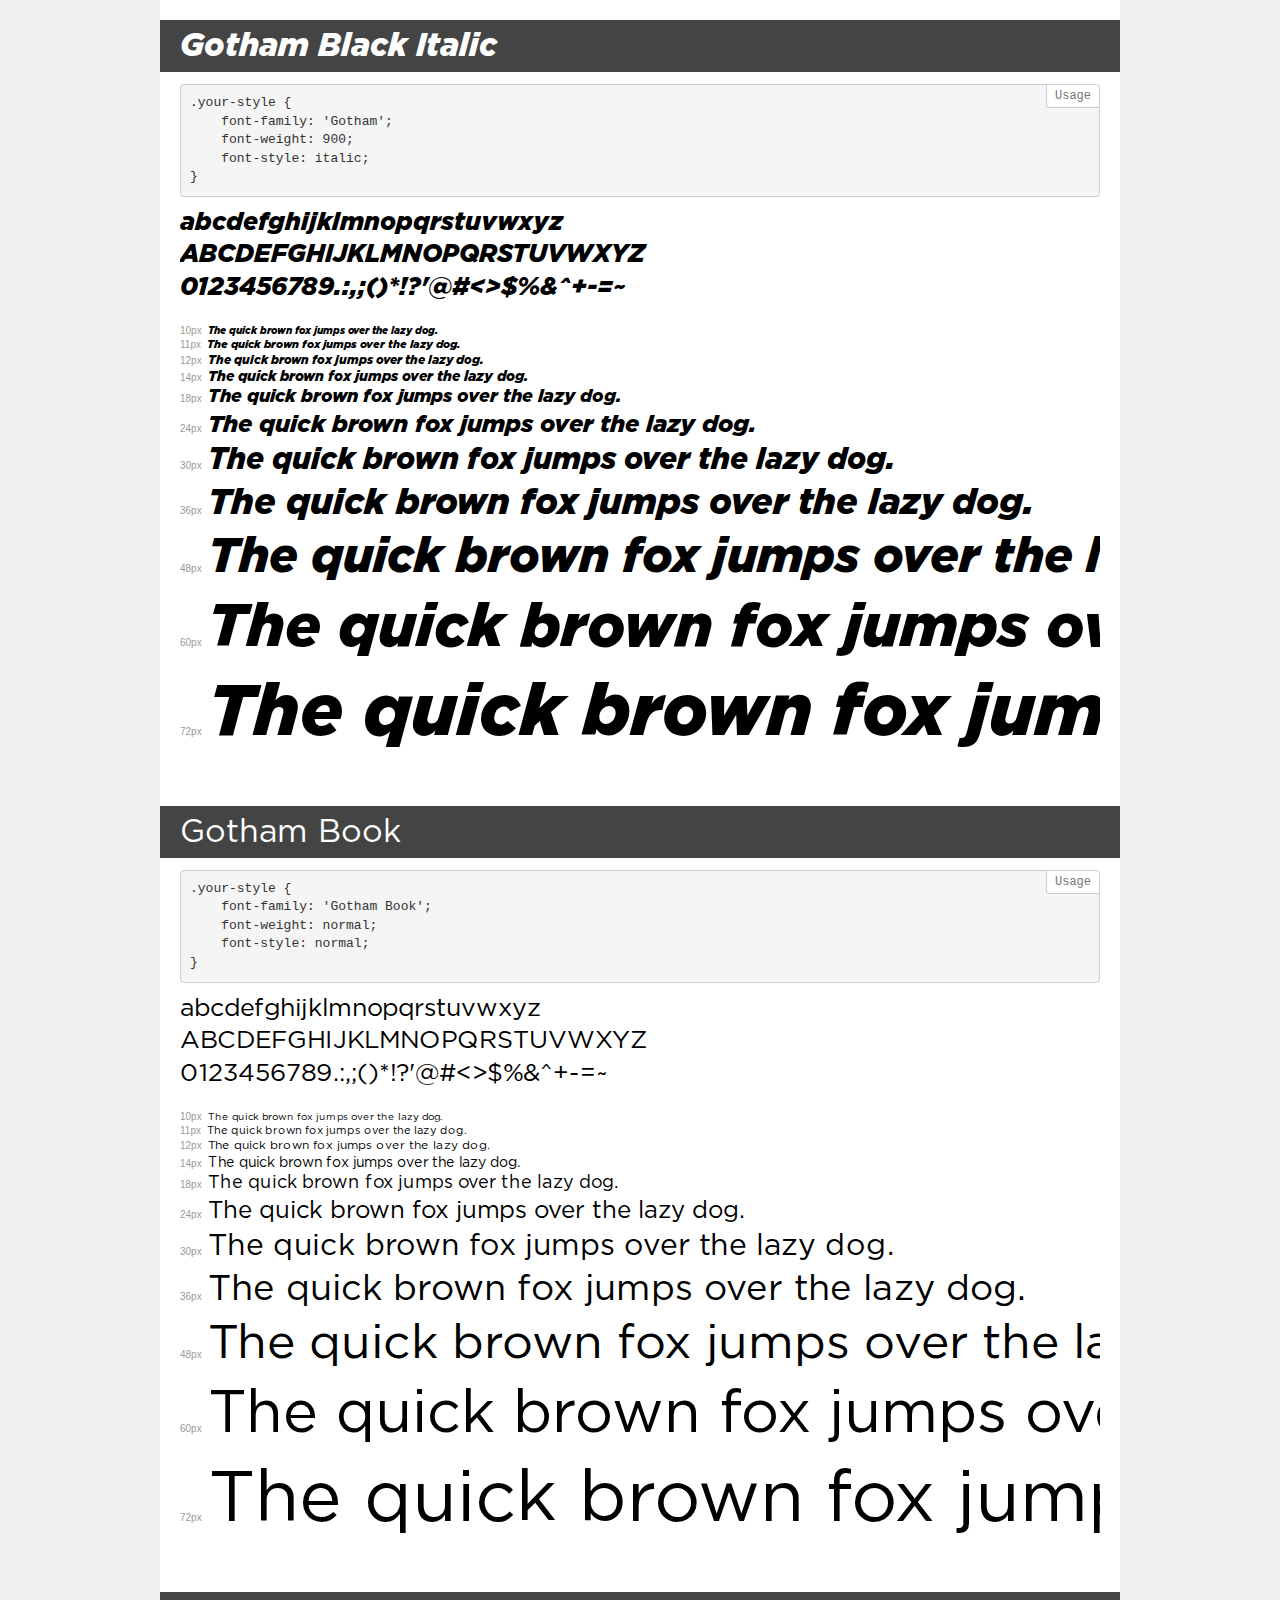
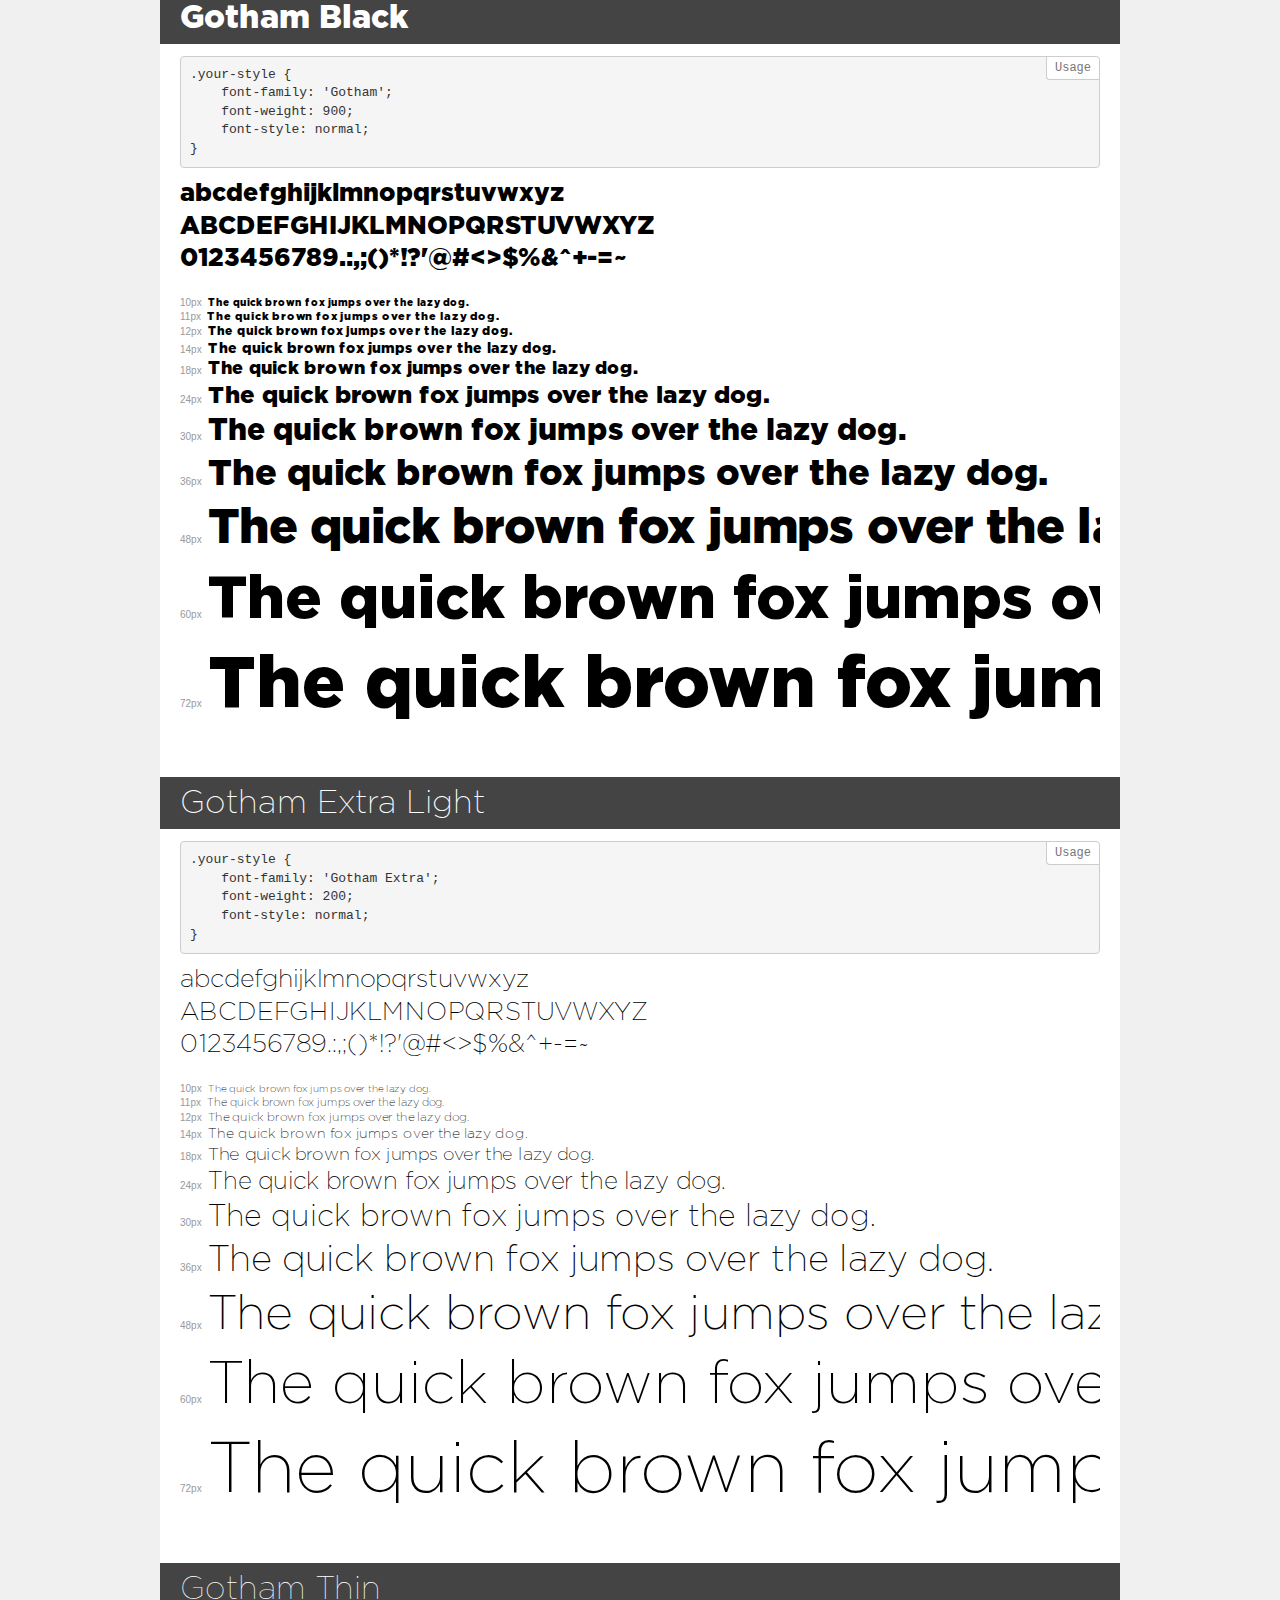
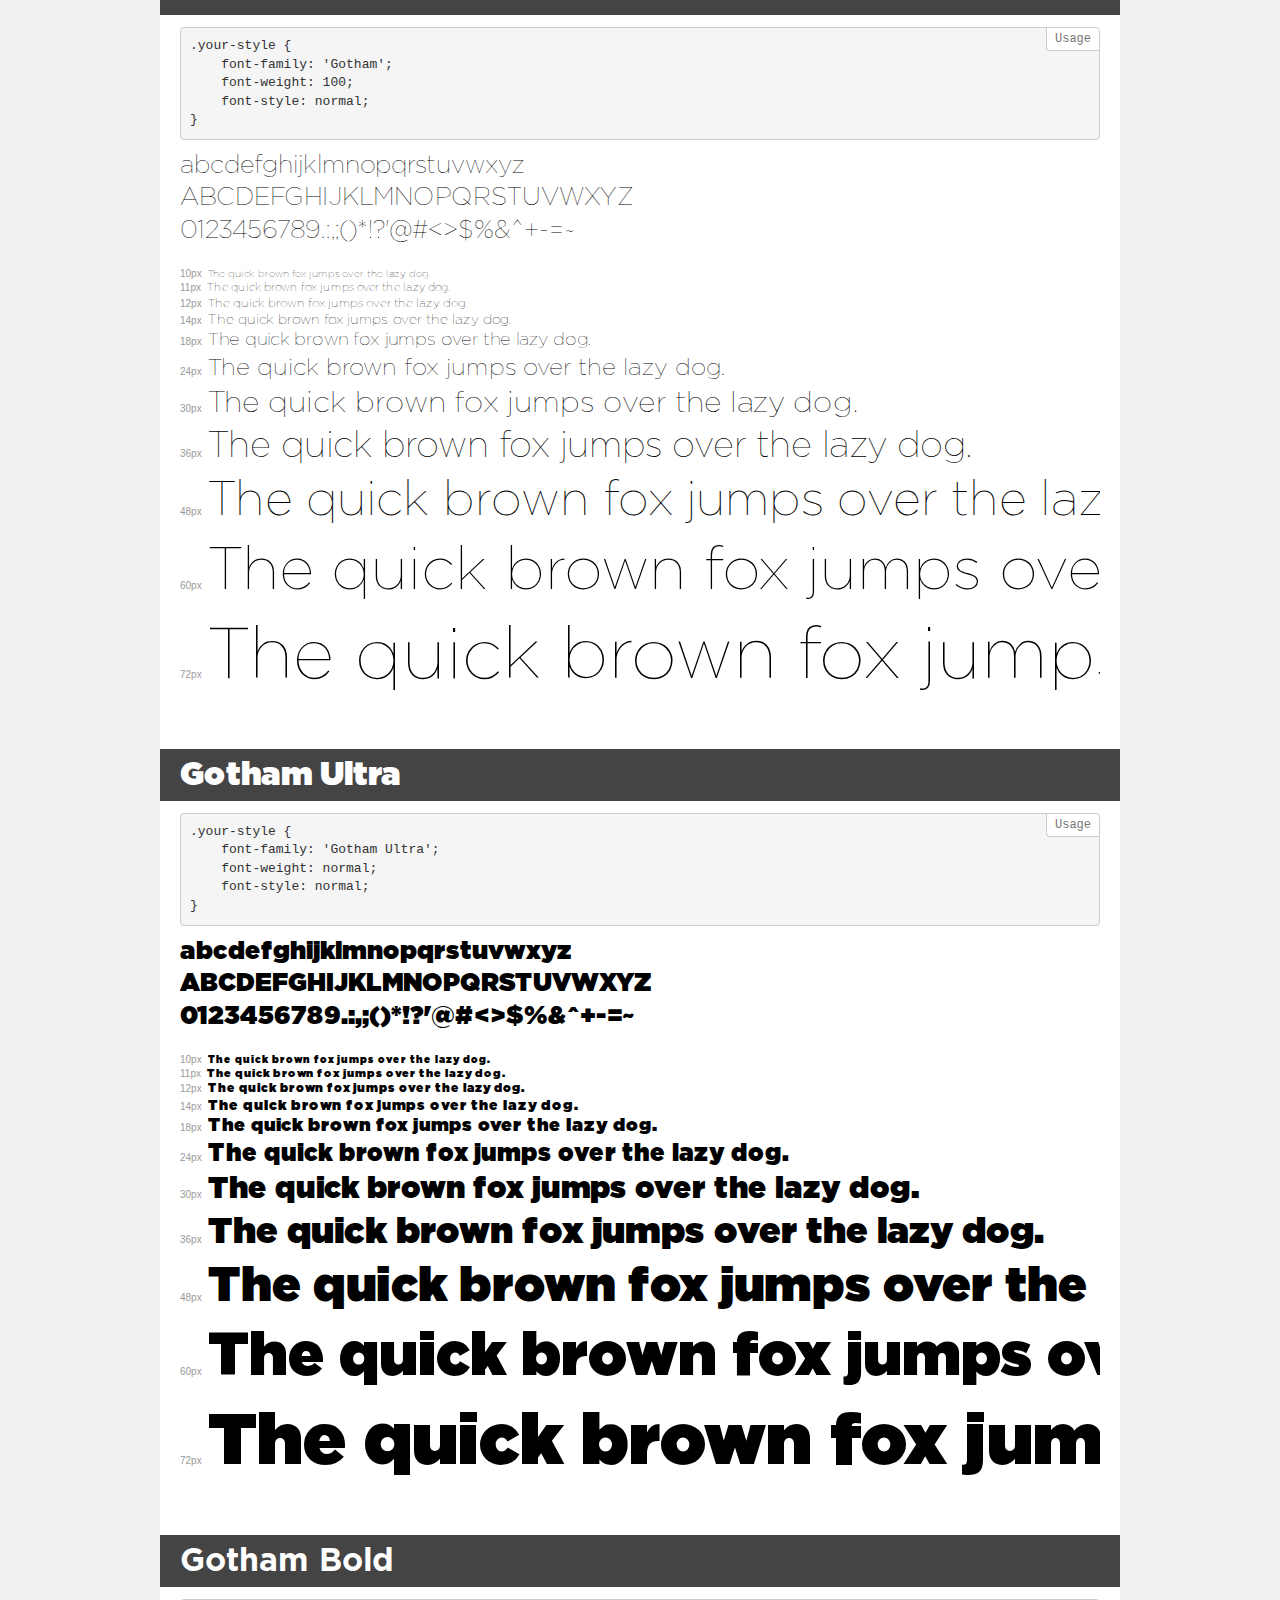
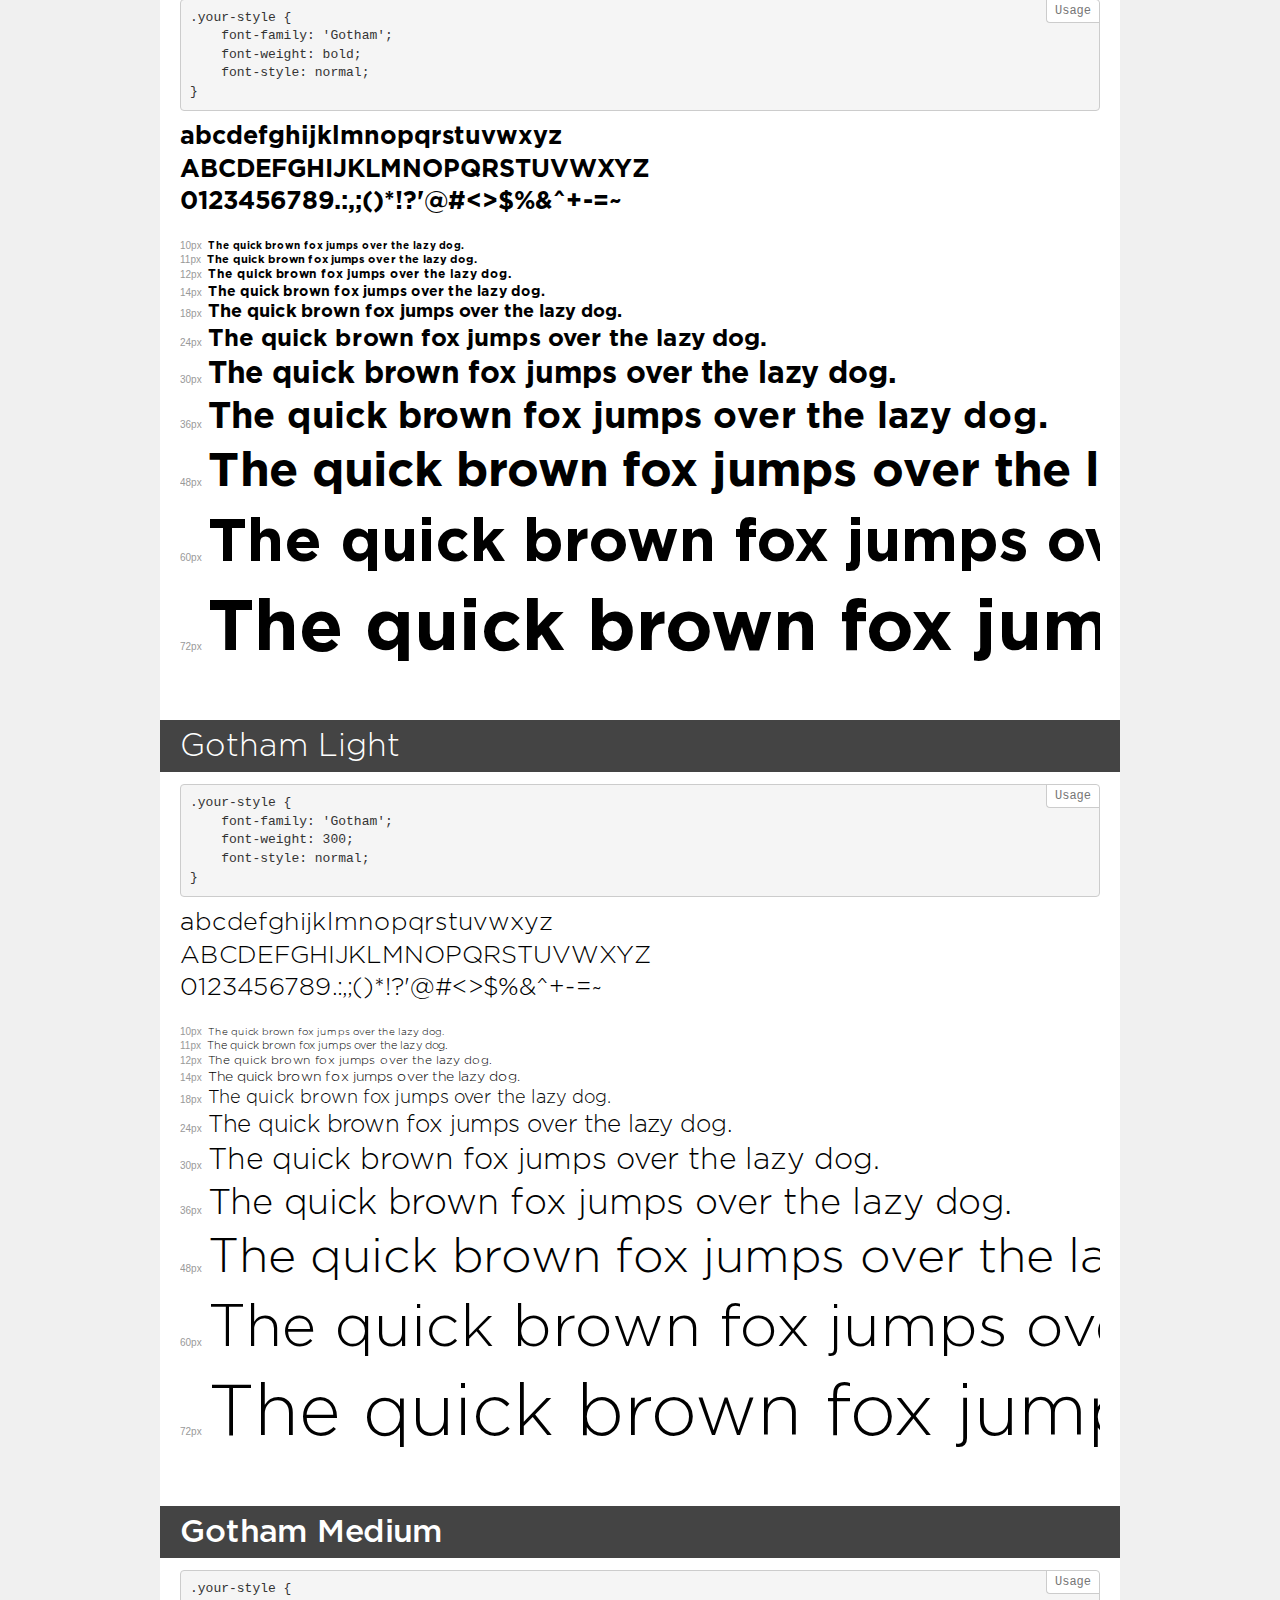
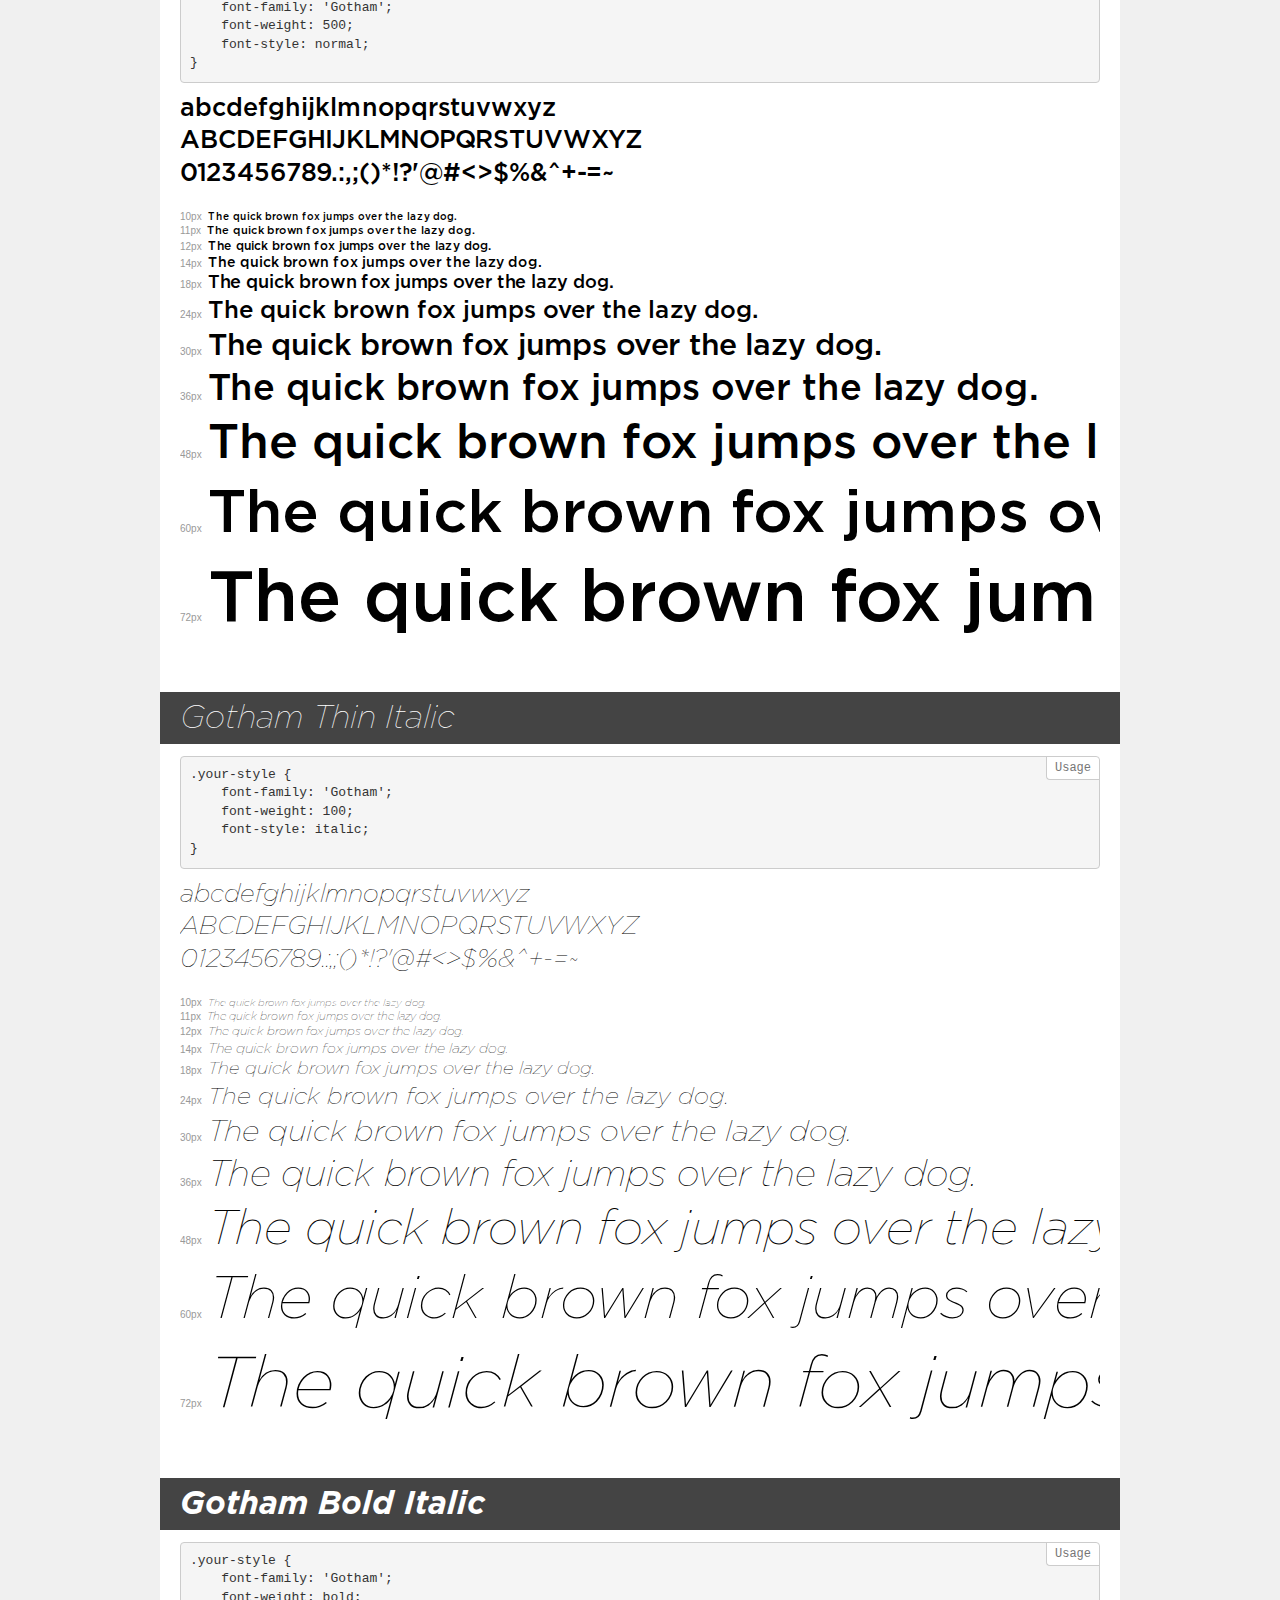
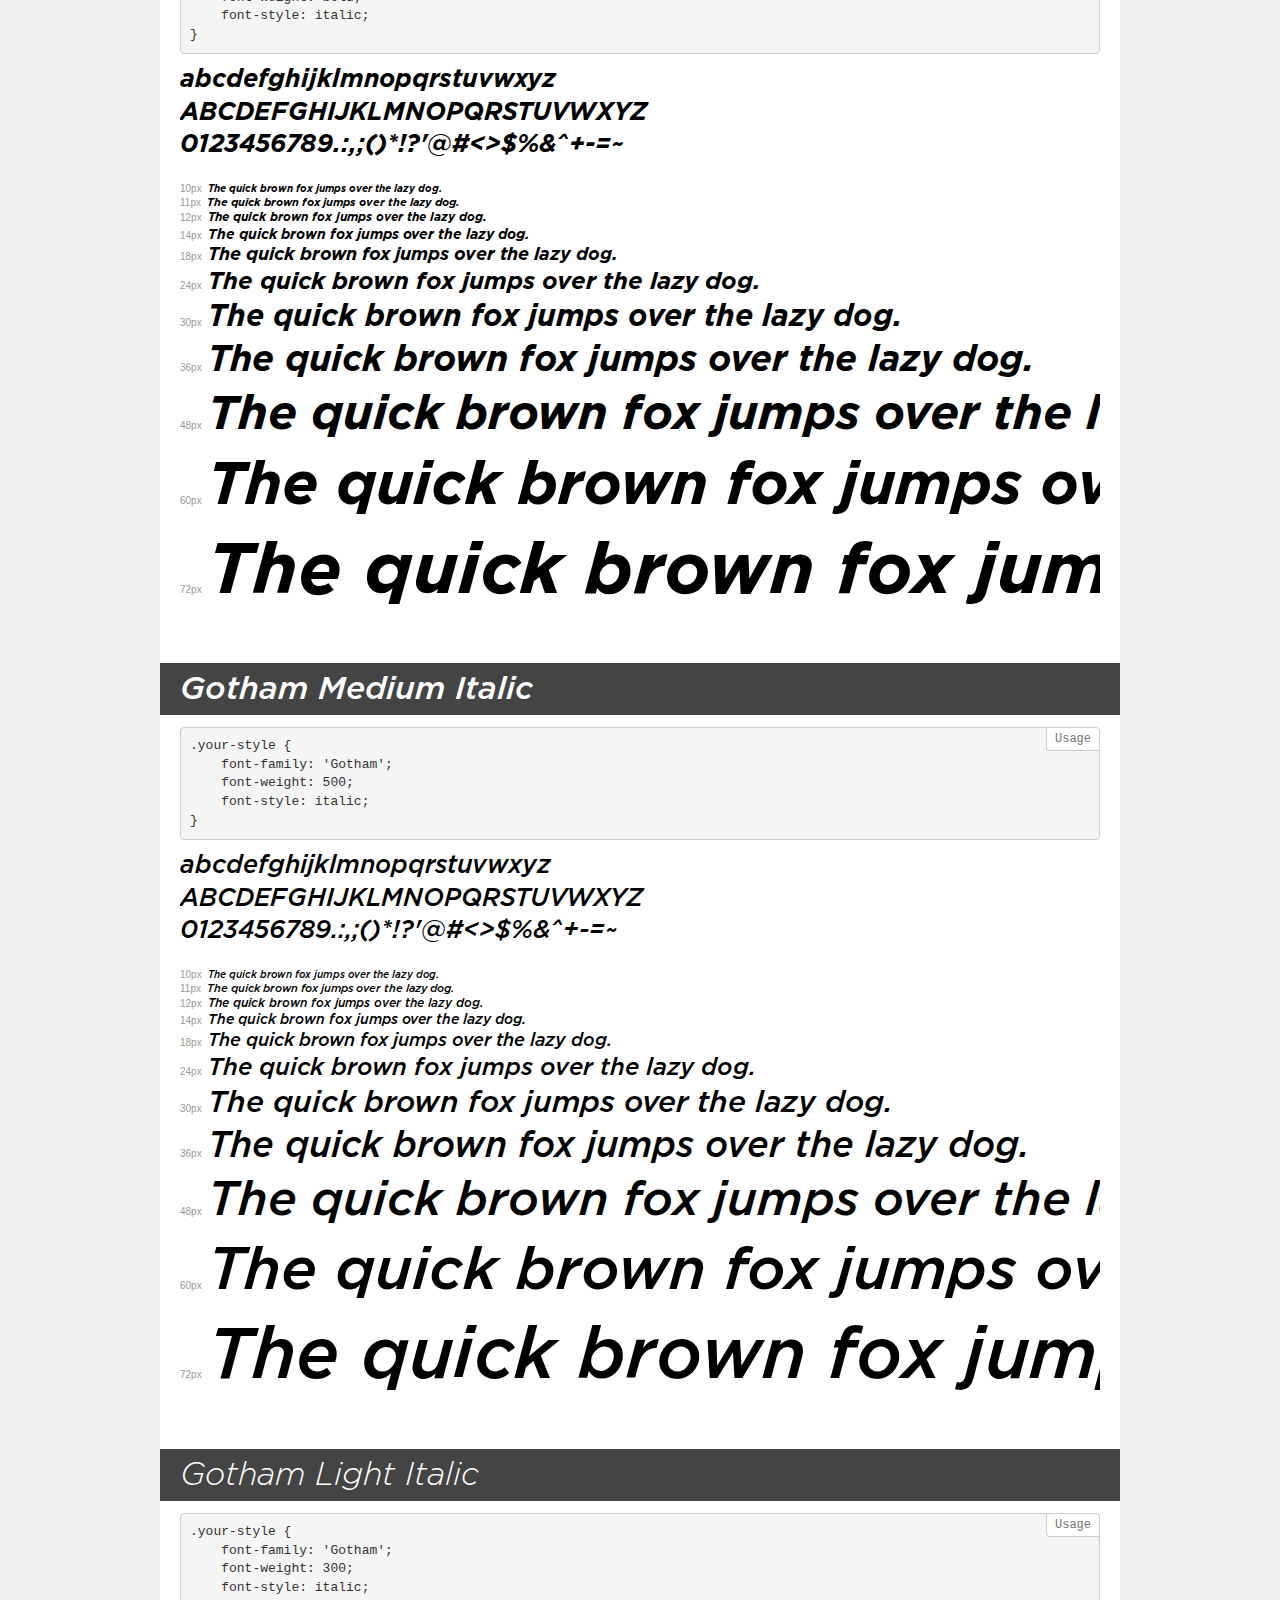
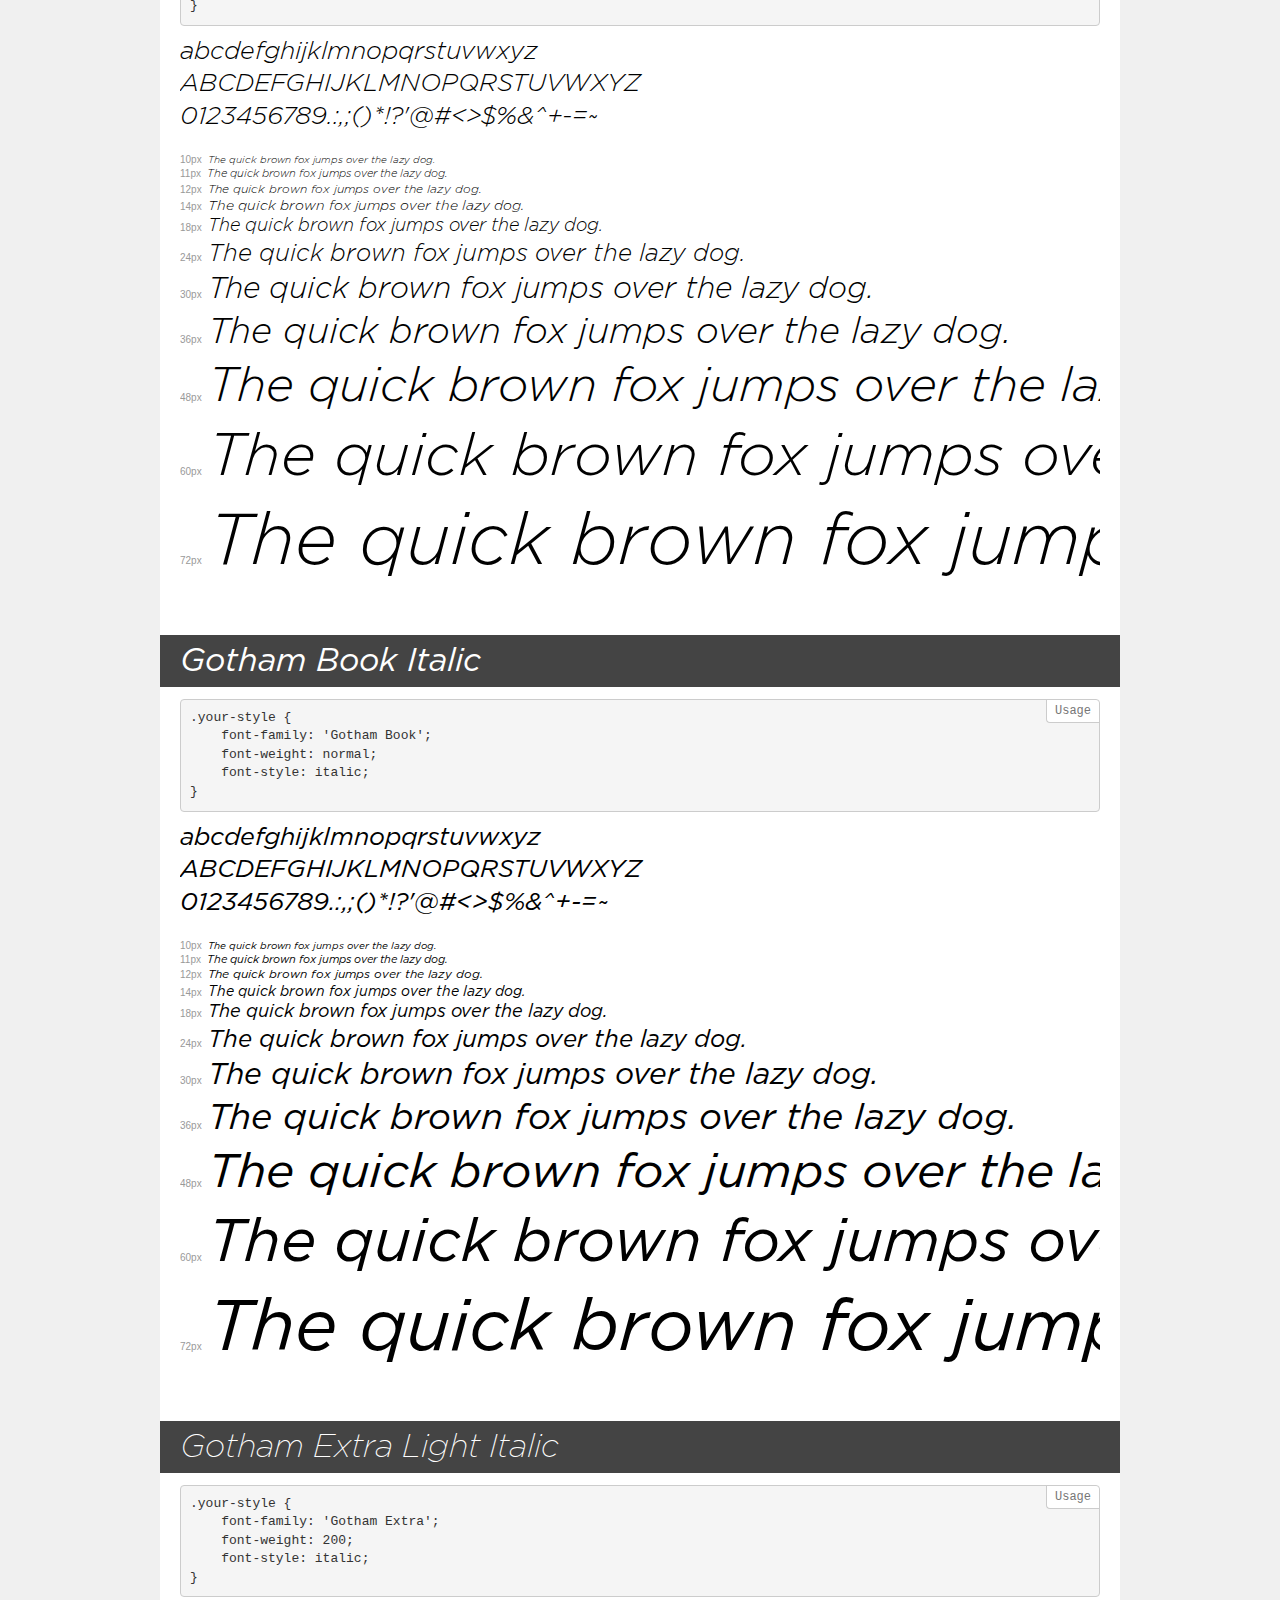
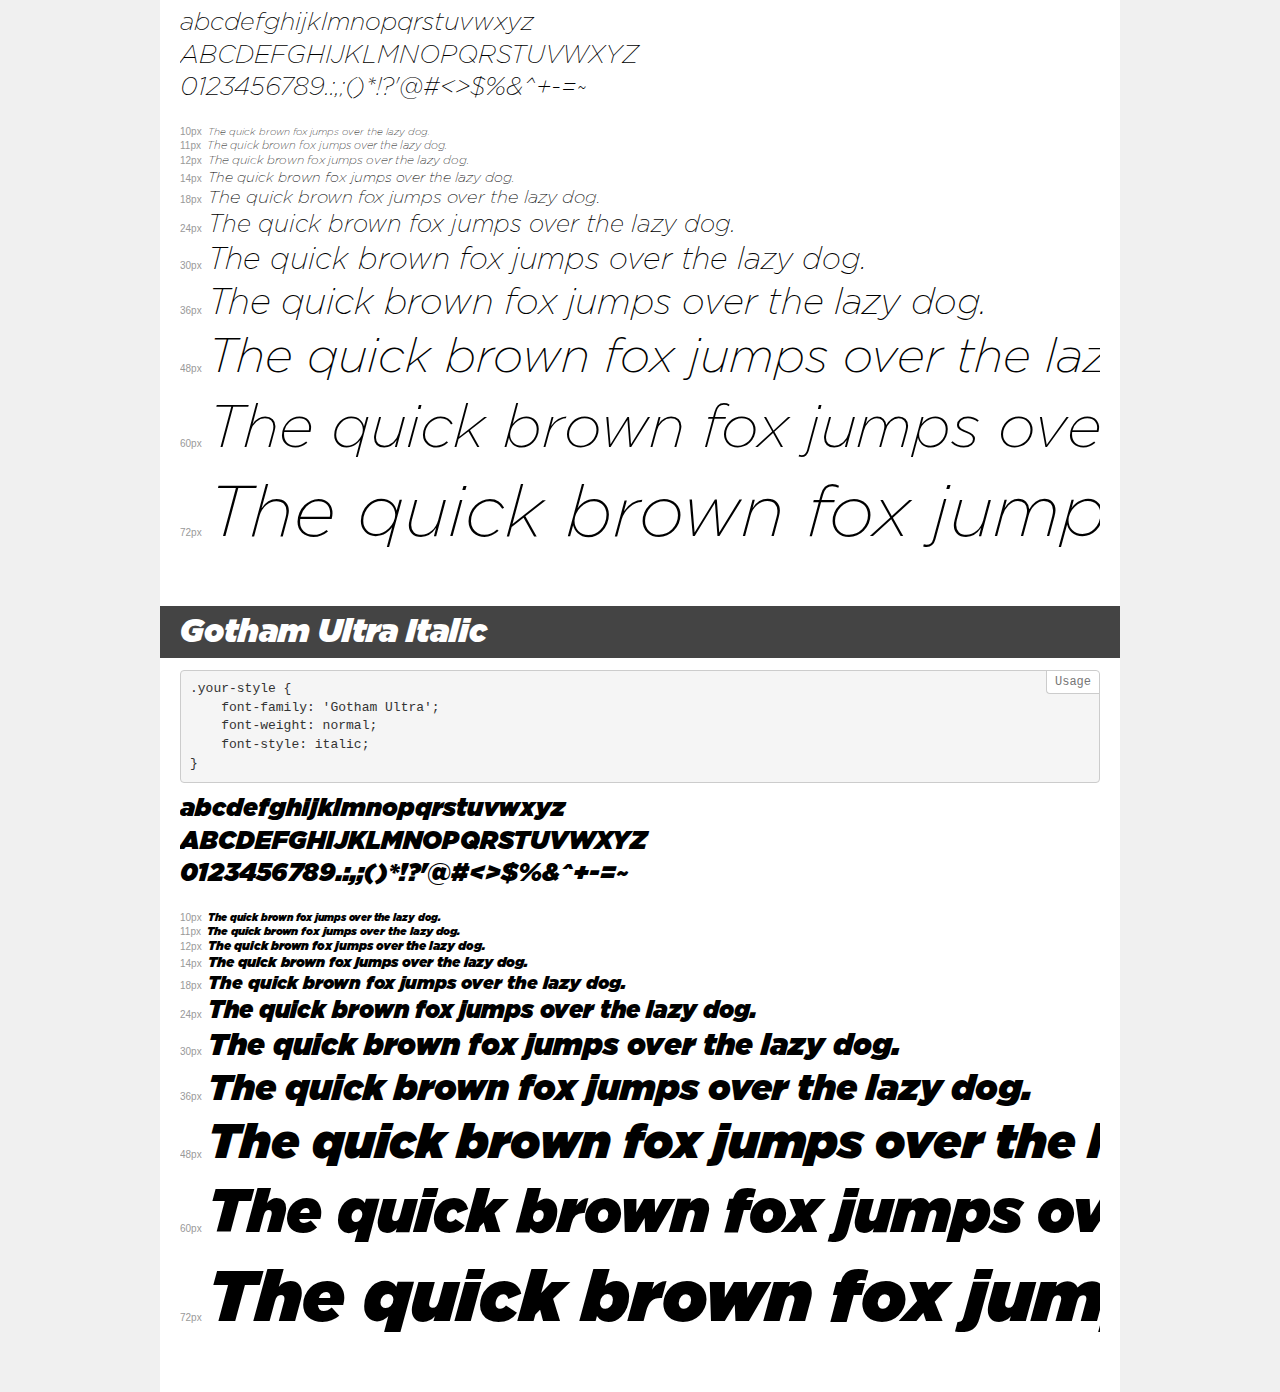
<file: gotham woff/demo.html>
<!DOCTYPE html>
<html lang="en">
<head>
    <meta charset="utf-8">
    <meta http-equiv="X-UA-Compatible" content="IE=edge">
    <meta name="viewport" content="width=device-width, initial-scale=1">
    <meta name="robots" content="noindex, noarchive">
    <meta name="format-detection" content="telephone=no">
    <title>Transfonter demo</title>
    <link href="stylesheet.css" rel="stylesheet">
    <style>
        /*
        http://meyerweb.com/eric/tools/css/reset/
        v2.0 | 20110126
        License: none (public domain)
        */
        html, body, div, span, applet, object, iframe,
        h1, h2, h3, h4, h5, h6, p, blockquote, pre,
        a, abbr, acronym, address, big, cite, code,
        del, dfn, em, img, ins, kbd, q, s, samp,
        small, strike, strong, sub, sup, tt, var,
        b, u, i, center,
        dl, dt, dd, ol, ul, li,
        fieldset, form, label, legend,
        table, caption, tbody, tfoot, thead, tr, th, td,
        article, aside, canvas, details, embed,
        figure, figcaption, footer, header, hgroup,
        menu, nav, output, ruby, section, summary,
        time, mark, audio, video {
            margin: 0;
            padding: 0;
            border: 0;
            font-size: 100%;
            font: inherit;
            vertical-align: baseline;
        }
        /* HTML5 display-role reset for older browsers */
        article, aside, details, figcaption, figure,
        footer, header, hgroup, menu, nav, section {
            display: block;
        }
        body {
            line-height: 1;
        }
        ol, ul {
            list-style: none;
        }
        blockquote, q {
            quotes: none;
        }
        blockquote:before, blockquote:after,
        q:before, q:after {
            content: '';
            content: none;
        }
        table {
            border-collapse: collapse;
            border-spacing: 0;
        }
        /* demo styles */
        body {
            background: #f0f0f0;
            color: #000;
        }
        .page {
            background: #fff;
            width: 920px;
            margin: 0 auto;
            padding: 20px 20px 0 20px;
            overflow: hidden;
        }
        .font-container {
            overflow-x: auto;
            overflow-y: hidden;
            margin-bottom: 40px;
            line-height: 1.3;
            white-space: nowrap;
            padding-bottom: 5px;
        }
        h1 {
            position: relative;
            background: #444;
            font-size: 32px;
            color: #fff;
            padding: 10px 20px;
            margin: 0 -20px 12px -20px;
        }
        .letters {
            font-size: 25px;
            margin-bottom: 20px;
        }
        .s10:before {
            content: '10px';
        }
        .s11:before {
            content: '11px';
        }
        .s12:before {
            content: '12px';
        }
        .s14:before {
            content: '14px';
        }
        .s18:before {
            content: '18px';
        }
        .s24:before {
            content: '24px';
        }
        .s30:before {
            content: '30px';
        }
        .s36:before {
            content: '36px';
        }
        .s48:before {
            content: '48px';
        }
        .s60:before {
            content: '60px';
        }
        .s72:before {
            content: '72px';
        }
        .s10:before, .s11:before, .s12:before, .s14:before,
        .s18:before, .s24:before, .s30:before, .s36:before,
        .s48:before, .s60:before, .s72:before {
            font-family: Arial, sans-serif;
            font-size: 10px;
            font-weight: normal;
            font-style: normal;
            color: #999;
            padding-right: 6px;
        }
        pre {
            display: block;
            position: relative;
            padding: 9px;
            margin: 0 0 10px;
            font-family: Monaco, Menlo, Consolas, "Courier New", monospace;
            font-size: 13px;
            line-height: 1.428571429;
            color: #333;
            font-weight: normal;
            font-style: normal;
            background-color: #f5f5f5;
            border: 1px solid #ccc;
            overflow-x: auto;
            border-radius: 4px;
        }
        pre:after {
            display: block;
            position: absolute;
            right: 0;
            top: 0;
            content: 'Usage';
            line-height: 1;
            padding: 5px 8px;
            font-size: 12px;
            color: #767676;
            background-color: #fff;
            border: 1px solid #ccc;
            border-right: none;
            border-top: none;
            border-radius: 0 4px 0 4px;
            z-index: 10;
        }
        /* responsive */
        @media (max-width: 959px) {
            .page {
                width: auto;
                margin: 0;
            }
        }
    </style>
</head>
<body>
<div class="page">
    <div class="demo">
        <h1 style="font-family: 'Gotham'; font-weight: 900; font-style: italic;">Gotham Black Italic</h1>
        <pre>.your-style {
    font-family: 'Gotham';
    font-weight: 900;
    font-style: italic;
}</pre>
        <div class="font-container" style="font-family: 'Gotham'; font-weight: 900; font-style: italic;">
            <p class="letters">
                abcdefghijklmnopqrstuvwxyz<br>
ABCDEFGHIJKLMNOPQRSTUVWXYZ<br>
                0123456789.:,;()*!?'@#<>$%&^+-=~
            </p>
            <p class="s10" style="font-size: 10px;">The quick brown fox jumps over the lazy dog.</p>
            <p class="s11" style="font-size: 11px;">The quick brown fox jumps over the lazy dog.</p>
            <p class="s12" style="font-size: 12px;">The quick brown fox jumps over the lazy dog.</p>
            <p class="s14" style="font-size: 14px;">The quick brown fox jumps over the lazy dog.</p>
            <p class="s18" style="font-size: 18px;">The quick brown fox jumps over the lazy dog.</p>
            <p class="s24" style="font-size: 24px;">The quick brown fox jumps over the lazy dog.</p>
            <p class="s30" style="font-size: 30px;">The quick brown fox jumps over the lazy dog.</p>
            <p class="s36" style="font-size: 36px;">The quick brown fox jumps over the lazy dog.</p>
            <p class="s48" style="font-size: 48px;">The quick brown fox jumps over the lazy dog.</p>
            <p class="s60" style="font-size: 60px;">The quick brown fox jumps over the lazy dog.</p>
            <p class="s72" style="font-size: 72px;">The quick brown fox jumps over the lazy dog.</p>
        </div>
    </div>
    <div class="demo">
        <h1 style="font-family: 'Gotham Book'; font-weight: normal; font-style: normal;">Gotham Book</h1>
        <pre>.your-style {
    font-family: 'Gotham Book';
    font-weight: normal;
    font-style: normal;
}</pre>
        <div class="font-container" style="font-family: 'Gotham Book'; font-weight: normal; font-style: normal;">
            <p class="letters">
                abcdefghijklmnopqrstuvwxyz<br>
ABCDEFGHIJKLMNOPQRSTUVWXYZ<br>
                0123456789.:,;()*!?'@#<>$%&^+-=~
            </p>
            <p class="s10" style="font-size: 10px;">The quick brown fox jumps over the lazy dog.</p>
            <p class="s11" style="font-size: 11px;">The quick brown fox jumps over the lazy dog.</p>
            <p class="s12" style="font-size: 12px;">The quick brown fox jumps over the lazy dog.</p>
            <p class="s14" style="font-size: 14px;">The quick brown fox jumps over the lazy dog.</p>
            <p class="s18" style="font-size: 18px;">The quick brown fox jumps over the lazy dog.</p>
            <p class="s24" style="font-size: 24px;">The quick brown fox jumps over the lazy dog.</p>
            <p class="s30" style="font-size: 30px;">The quick brown fox jumps over the lazy dog.</p>
            <p class="s36" style="font-size: 36px;">The quick brown fox jumps over the lazy dog.</p>
            <p class="s48" style="font-size: 48px;">The quick brown fox jumps over the lazy dog.</p>
            <p class="s60" style="font-size: 60px;">The quick brown fox jumps over the lazy dog.</p>
            <p class="s72" style="font-size: 72px;">The quick brown fox jumps over the lazy dog.</p>
        </div>
    </div>
    <div class="demo">
        <h1 style="font-family: 'Gotham'; font-weight: 900; font-style: normal;">Gotham Black</h1>
        <pre>.your-style {
    font-family: 'Gotham';
    font-weight: 900;
    font-style: normal;
}</pre>
        <div class="font-container" style="font-family: 'Gotham'; font-weight: 900; font-style: normal;">
            <p class="letters">
                abcdefghijklmnopqrstuvwxyz<br>
ABCDEFGHIJKLMNOPQRSTUVWXYZ<br>
                0123456789.:,;()*!?'@#<>$%&^+-=~
            </p>
            <p class="s10" style="font-size: 10px;">The quick brown fox jumps over the lazy dog.</p>
            <p class="s11" style="font-size: 11px;">The quick brown fox jumps over the lazy dog.</p>
            <p class="s12" style="font-size: 12px;">The quick brown fox jumps over the lazy dog.</p>
            <p class="s14" style="font-size: 14px;">The quick brown fox jumps over the lazy dog.</p>
            <p class="s18" style="font-size: 18px;">The quick brown fox jumps over the lazy dog.</p>
            <p class="s24" style="font-size: 24px;">The quick brown fox jumps over the lazy dog.</p>
            <p class="s30" style="font-size: 30px;">The quick brown fox jumps over the lazy dog.</p>
            <p class="s36" style="font-size: 36px;">The quick brown fox jumps over the lazy dog.</p>
            <p class="s48" style="font-size: 48px;">The quick brown fox jumps over the lazy dog.</p>
            <p class="s60" style="font-size: 60px;">The quick brown fox jumps over the lazy dog.</p>
            <p class="s72" style="font-size: 72px;">The quick brown fox jumps over the lazy dog.</p>
        </div>
    </div>
    <div class="demo">
        <h1 style="font-family: 'Gotham Extra'; font-weight: 200; font-style: normal;">Gotham Extra Light</h1>
        <pre>.your-style {
    font-family: 'Gotham Extra';
    font-weight: 200;
    font-style: normal;
}</pre>
        <div class="font-container" style="font-family: 'Gotham Extra'; font-weight: 200; font-style: normal;">
            <p class="letters">
                abcdefghijklmnopqrstuvwxyz<br>
ABCDEFGHIJKLMNOPQRSTUVWXYZ<br>
                0123456789.:,;()*!?'@#<>$%&^+-=~
            </p>
            <p class="s10" style="font-size: 10px;">The quick brown fox jumps over the lazy dog.</p>
            <p class="s11" style="font-size: 11px;">The quick brown fox jumps over the lazy dog.</p>
            <p class="s12" style="font-size: 12px;">The quick brown fox jumps over the lazy dog.</p>
            <p class="s14" style="font-size: 14px;">The quick brown fox jumps over the lazy dog.</p>
            <p class="s18" style="font-size: 18px;">The quick brown fox jumps over the lazy dog.</p>
            <p class="s24" style="font-size: 24px;">The quick brown fox jumps over the lazy dog.</p>
            <p class="s30" style="font-size: 30px;">The quick brown fox jumps over the lazy dog.</p>
            <p class="s36" style="font-size: 36px;">The quick brown fox jumps over the lazy dog.</p>
            <p class="s48" style="font-size: 48px;">The quick brown fox jumps over the lazy dog.</p>
            <p class="s60" style="font-size: 60px;">The quick brown fox jumps over the lazy dog.</p>
            <p class="s72" style="font-size: 72px;">The quick brown fox jumps over the lazy dog.</p>
        </div>
    </div>
    <div class="demo">
        <h1 style="font-family: 'Gotham'; font-weight: 100; font-style: normal;">Gotham Thin</h1>
        <pre>.your-style {
    font-family: 'Gotham';
    font-weight: 100;
    font-style: normal;
}</pre>
        <div class="font-container" style="font-family: 'Gotham'; font-weight: 100; font-style: normal;">
            <p class="letters">
                abcdefghijklmnopqrstuvwxyz<br>
ABCDEFGHIJKLMNOPQRSTUVWXYZ<br>
                0123456789.:,;()*!?'@#<>$%&^+-=~
            </p>
            <p class="s10" style="font-size: 10px;">The quick brown fox jumps over the lazy dog.</p>
            <p class="s11" style="font-size: 11px;">The quick brown fox jumps over the lazy dog.</p>
            <p class="s12" style="font-size: 12px;">The quick brown fox jumps over the lazy dog.</p>
            <p class="s14" style="font-size: 14px;">The quick brown fox jumps over the lazy dog.</p>
            <p class="s18" style="font-size: 18px;">The quick brown fox jumps over the lazy dog.</p>
            <p class="s24" style="font-size: 24px;">The quick brown fox jumps over the lazy dog.</p>
            <p class="s30" style="font-size: 30px;">The quick brown fox jumps over the lazy dog.</p>
            <p class="s36" style="font-size: 36px;">The quick brown fox jumps over the lazy dog.</p>
            <p class="s48" style="font-size: 48px;">The quick brown fox jumps over the lazy dog.</p>
            <p class="s60" style="font-size: 60px;">The quick brown fox jumps over the lazy dog.</p>
            <p class="s72" style="font-size: 72px;">The quick brown fox jumps over the lazy dog.</p>
        </div>
    </div>
    <div class="demo">
        <h1 style="font-family: 'Gotham Ultra'; font-weight: normal; font-style: normal;">Gotham Ultra</h1>
        <pre>.your-style {
    font-family: 'Gotham Ultra';
    font-weight: normal;
    font-style: normal;
}</pre>
        <div class="font-container" style="font-family: 'Gotham Ultra'; font-weight: normal; font-style: normal;">
            <p class="letters">
                abcdefghijklmnopqrstuvwxyz<br>
ABCDEFGHIJKLMNOPQRSTUVWXYZ<br>
                0123456789.:,;()*!?'@#<>$%&^+-=~
            </p>
            <p class="s10" style="font-size: 10px;">The quick brown fox jumps over the lazy dog.</p>
            <p class="s11" style="font-size: 11px;">The quick brown fox jumps over the lazy dog.</p>
            <p class="s12" style="font-size: 12px;">The quick brown fox jumps over the lazy dog.</p>
            <p class="s14" style="font-size: 14px;">The quick brown fox jumps over the lazy dog.</p>
            <p class="s18" style="font-size: 18px;">The quick brown fox jumps over the lazy dog.</p>
            <p class="s24" style="font-size: 24px;">The quick brown fox jumps over the lazy dog.</p>
            <p class="s30" style="font-size: 30px;">The quick brown fox jumps over the lazy dog.</p>
            <p class="s36" style="font-size: 36px;">The quick brown fox jumps over the lazy dog.</p>
            <p class="s48" style="font-size: 48px;">The quick brown fox jumps over the lazy dog.</p>
            <p class="s60" style="font-size: 60px;">The quick brown fox jumps over the lazy dog.</p>
            <p class="s72" style="font-size: 72px;">The quick brown fox jumps over the lazy dog.</p>
        </div>
    </div>
    <div class="demo">
        <h1 style="font-family: 'Gotham'; font-weight: bold; font-style: normal;">Gotham Bold</h1>
        <pre>.your-style {
    font-family: 'Gotham';
    font-weight: bold;
    font-style: normal;
}</pre>
        <div class="font-container" style="font-family: 'Gotham'; font-weight: bold; font-style: normal;">
            <p class="letters">
                abcdefghijklmnopqrstuvwxyz<br>
ABCDEFGHIJKLMNOPQRSTUVWXYZ<br>
                0123456789.:,;()*!?'@#<>$%&^+-=~
            </p>
            <p class="s10" style="font-size: 10px;">The quick brown fox jumps over the lazy dog.</p>
            <p class="s11" style="font-size: 11px;">The quick brown fox jumps over the lazy dog.</p>
            <p class="s12" style="font-size: 12px;">The quick brown fox jumps over the lazy dog.</p>
            <p class="s14" style="font-size: 14px;">The quick brown fox jumps over the lazy dog.</p>
            <p class="s18" style="font-size: 18px;">The quick brown fox jumps over the lazy dog.</p>
            <p class="s24" style="font-size: 24px;">The quick brown fox jumps over the lazy dog.</p>
            <p class="s30" style="font-size: 30px;">The quick brown fox jumps over the lazy dog.</p>
            <p class="s36" style="font-size: 36px;">The quick brown fox jumps over the lazy dog.</p>
            <p class="s48" style="font-size: 48px;">The quick brown fox jumps over the lazy dog.</p>
            <p class="s60" style="font-size: 60px;">The quick brown fox jumps over the lazy dog.</p>
            <p class="s72" style="font-size: 72px;">The quick brown fox jumps over the lazy dog.</p>
        </div>
    </div>
    <div class="demo">
        <h1 style="font-family: 'Gotham'; font-weight: 300; font-style: normal;">Gotham Light</h1>
        <pre>.your-style {
    font-family: 'Gotham';
    font-weight: 300;
    font-style: normal;
}</pre>
        <div class="font-container" style="font-family: 'Gotham'; font-weight: 300; font-style: normal;">
            <p class="letters">
                abcdefghijklmnopqrstuvwxyz<br>
ABCDEFGHIJKLMNOPQRSTUVWXYZ<br>
                0123456789.:,;()*!?'@#<>$%&^+-=~
            </p>
            <p class="s10" style="font-size: 10px;">The quick brown fox jumps over the lazy dog.</p>
            <p class="s11" style="font-size: 11px;">The quick brown fox jumps over the lazy dog.</p>
            <p class="s12" style="font-size: 12px;">The quick brown fox jumps over the lazy dog.</p>
            <p class="s14" style="font-size: 14px;">The quick brown fox jumps over the lazy dog.</p>
            <p class="s18" style="font-size: 18px;">The quick brown fox jumps over the lazy dog.</p>
            <p class="s24" style="font-size: 24px;">The quick brown fox jumps over the lazy dog.</p>
            <p class="s30" style="font-size: 30px;">The quick brown fox jumps over the lazy dog.</p>
            <p class="s36" style="font-size: 36px;">The quick brown fox jumps over the lazy dog.</p>
            <p class="s48" style="font-size: 48px;">The quick brown fox jumps over the lazy dog.</p>
            <p class="s60" style="font-size: 60px;">The quick brown fox jumps over the lazy dog.</p>
            <p class="s72" style="font-size: 72px;">The quick brown fox jumps over the lazy dog.</p>
        </div>
    </div>
    <div class="demo">
        <h1 style="font-family: 'Gotham'; font-weight: 500; font-style: normal;">Gotham Medium</h1>
        <pre>.your-style {
    font-family: 'Gotham';
    font-weight: 500;
    font-style: normal;
}</pre>
        <div class="font-container" style="font-family: 'Gotham'; font-weight: 500; font-style: normal;">
            <p class="letters">
                abcdefghijklmnopqrstuvwxyz<br>
ABCDEFGHIJKLMNOPQRSTUVWXYZ<br>
                0123456789.:,;()*!?'@#<>$%&^+-=~
            </p>
            <p class="s10" style="font-size: 10px;">The quick brown fox jumps over the lazy dog.</p>
            <p class="s11" style="font-size: 11px;">The quick brown fox jumps over the lazy dog.</p>
            <p class="s12" style="font-size: 12px;">The quick brown fox jumps over the lazy dog.</p>
            <p class="s14" style="font-size: 14px;">The quick brown fox jumps over the lazy dog.</p>
            <p class="s18" style="font-size: 18px;">The quick brown fox jumps over the lazy dog.</p>
            <p class="s24" style="font-size: 24px;">The quick brown fox jumps over the lazy dog.</p>
            <p class="s30" style="font-size: 30px;">The quick brown fox jumps over the lazy dog.</p>
            <p class="s36" style="font-size: 36px;">The quick brown fox jumps over the lazy dog.</p>
            <p class="s48" style="font-size: 48px;">The quick brown fox jumps over the lazy dog.</p>
            <p class="s60" style="font-size: 60px;">The quick brown fox jumps over the lazy dog.</p>
            <p class="s72" style="font-size: 72px;">The quick brown fox jumps over the lazy dog.</p>
        </div>
    </div>
    <div class="demo">
        <h1 style="font-family: 'Gotham'; font-weight: 100; font-style: italic;">Gotham Thin Italic</h1>
        <pre>.your-style {
    font-family: 'Gotham';
    font-weight: 100;
    font-style: italic;
}</pre>
        <div class="font-container" style="font-family: 'Gotham'; font-weight: 100; font-style: italic;">
            <p class="letters">
                abcdefghijklmnopqrstuvwxyz<br>
ABCDEFGHIJKLMNOPQRSTUVWXYZ<br>
                0123456789.:,;()*!?'@#<>$%&^+-=~
            </p>
            <p class="s10" style="font-size: 10px;">The quick brown fox jumps over the lazy dog.</p>
            <p class="s11" style="font-size: 11px;">The quick brown fox jumps over the lazy dog.</p>
            <p class="s12" style="font-size: 12px;">The quick brown fox jumps over the lazy dog.</p>
            <p class="s14" style="font-size: 14px;">The quick brown fox jumps over the lazy dog.</p>
            <p class="s18" style="font-size: 18px;">The quick brown fox jumps over the lazy dog.</p>
            <p class="s24" style="font-size: 24px;">The quick brown fox jumps over the lazy dog.</p>
            <p class="s30" style="font-size: 30px;">The quick brown fox jumps over the lazy dog.</p>
            <p class="s36" style="font-size: 36px;">The quick brown fox jumps over the lazy dog.</p>
            <p class="s48" style="font-size: 48px;">The quick brown fox jumps over the lazy dog.</p>
            <p class="s60" style="font-size: 60px;">The quick brown fox jumps over the lazy dog.</p>
            <p class="s72" style="font-size: 72px;">The quick brown fox jumps over the lazy dog.</p>
        </div>
    </div>
    <div class="demo">
        <h1 style="font-family: 'Gotham'; font-weight: bold; font-style: italic;">Gotham Bold Italic</h1>
        <pre>.your-style {
    font-family: 'Gotham';
    font-weight: bold;
    font-style: italic;
}</pre>
        <div class="font-container" style="font-family: 'Gotham'; font-weight: bold; font-style: italic;">
            <p class="letters">
                abcdefghijklmnopqrstuvwxyz<br>
ABCDEFGHIJKLMNOPQRSTUVWXYZ<br>
                0123456789.:,;()*!?'@#<>$%&^+-=~
            </p>
            <p class="s10" style="font-size: 10px;">The quick brown fox jumps over the lazy dog.</p>
            <p class="s11" style="font-size: 11px;">The quick brown fox jumps over the lazy dog.</p>
            <p class="s12" style="font-size: 12px;">The quick brown fox jumps over the lazy dog.</p>
            <p class="s14" style="font-size: 14px;">The quick brown fox jumps over the lazy dog.</p>
            <p class="s18" style="font-size: 18px;">The quick brown fox jumps over the lazy dog.</p>
            <p class="s24" style="font-size: 24px;">The quick brown fox jumps over the lazy dog.</p>
            <p class="s30" style="font-size: 30px;">The quick brown fox jumps over the lazy dog.</p>
            <p class="s36" style="font-size: 36px;">The quick brown fox jumps over the lazy dog.</p>
            <p class="s48" style="font-size: 48px;">The quick brown fox jumps over the lazy dog.</p>
            <p class="s60" style="font-size: 60px;">The quick brown fox jumps over the lazy dog.</p>
            <p class="s72" style="font-size: 72px;">The quick brown fox jumps over the lazy dog.</p>
        </div>
    </div>
    <div class="demo">
        <h1 style="font-family: 'Gotham'; font-weight: 500; font-style: italic;">Gotham Medium Italic</h1>
        <pre>.your-style {
    font-family: 'Gotham';
    font-weight: 500;
    font-style: italic;
}</pre>
        <div class="font-container" style="font-family: 'Gotham'; font-weight: 500; font-style: italic;">
            <p class="letters">
                abcdefghijklmnopqrstuvwxyz<br>
ABCDEFGHIJKLMNOPQRSTUVWXYZ<br>
                0123456789.:,;()*!?'@#<>$%&^+-=~
            </p>
            <p class="s10" style="font-size: 10px;">The quick brown fox jumps over the lazy dog.</p>
            <p class="s11" style="font-size: 11px;">The quick brown fox jumps over the lazy dog.</p>
            <p class="s12" style="font-size: 12px;">The quick brown fox jumps over the lazy dog.</p>
            <p class="s14" style="font-size: 14px;">The quick brown fox jumps over the lazy dog.</p>
            <p class="s18" style="font-size: 18px;">The quick brown fox jumps over the lazy dog.</p>
            <p class="s24" style="font-size: 24px;">The quick brown fox jumps over the lazy dog.</p>
            <p class="s30" style="font-size: 30px;">The quick brown fox jumps over the lazy dog.</p>
            <p class="s36" style="font-size: 36px;">The quick brown fox jumps over the lazy dog.</p>
            <p class="s48" style="font-size: 48px;">The quick brown fox jumps over the lazy dog.</p>
            <p class="s60" style="font-size: 60px;">The quick brown fox jumps over the lazy dog.</p>
            <p class="s72" style="font-size: 72px;">The quick brown fox jumps over the lazy dog.</p>
        </div>
    </div>
    <div class="demo">
        <h1 style="font-family: 'Gotham'; font-weight: 300; font-style: italic;">Gotham Light Italic</h1>
        <pre>.your-style {
    font-family: 'Gotham';
    font-weight: 300;
    font-style: italic;
}</pre>
        <div class="font-container" style="font-family: 'Gotham'; font-weight: 300; font-style: italic;">
            <p class="letters">
                abcdefghijklmnopqrstuvwxyz<br>
ABCDEFGHIJKLMNOPQRSTUVWXYZ<br>
                0123456789.:,;()*!?'@#<>$%&^+-=~
            </p>
            <p class="s10" style="font-size: 10px;">The quick brown fox jumps over the lazy dog.</p>
            <p class="s11" style="font-size: 11px;">The quick brown fox jumps over the lazy dog.</p>
            <p class="s12" style="font-size: 12px;">The quick brown fox jumps over the lazy dog.</p>
            <p class="s14" style="font-size: 14px;">The quick brown fox jumps over the lazy dog.</p>
            <p class="s18" style="font-size: 18px;">The quick brown fox jumps over the lazy dog.</p>
            <p class="s24" style="font-size: 24px;">The quick brown fox jumps over the lazy dog.</p>
            <p class="s30" style="font-size: 30px;">The quick brown fox jumps over the lazy dog.</p>
            <p class="s36" style="font-size: 36px;">The quick brown fox jumps over the lazy dog.</p>
            <p class="s48" style="font-size: 48px;">The quick brown fox jumps over the lazy dog.</p>
            <p class="s60" style="font-size: 60px;">The quick brown fox jumps over the lazy dog.</p>
            <p class="s72" style="font-size: 72px;">The quick brown fox jumps over the lazy dog.</p>
        </div>
    </div>
    <div class="demo">
        <h1 style="font-family: 'Gotham Book'; font-weight: normal; font-style: italic;">Gotham Book Italic</h1>
        <pre>.your-style {
    font-family: 'Gotham Book';
    font-weight: normal;
    font-style: italic;
}</pre>
        <div class="font-container" style="font-family: 'Gotham Book'; font-weight: normal; font-style: italic;">
            <p class="letters">
                abcdefghijklmnopqrstuvwxyz<br>
ABCDEFGHIJKLMNOPQRSTUVWXYZ<br>
                0123456789.:,;()*!?'@#<>$%&^+-=~
            </p>
            <p class="s10" style="font-size: 10px;">The quick brown fox jumps over the lazy dog.</p>
            <p class="s11" style="font-size: 11px;">The quick brown fox jumps over the lazy dog.</p>
            <p class="s12" style="font-size: 12px;">The quick brown fox jumps over the lazy dog.</p>
            <p class="s14" style="font-size: 14px;">The quick brown fox jumps over the lazy dog.</p>
            <p class="s18" style="font-size: 18px;">The quick brown fox jumps over the lazy dog.</p>
            <p class="s24" style="font-size: 24px;">The quick brown fox jumps over the lazy dog.</p>
            <p class="s30" style="font-size: 30px;">The quick brown fox jumps over the lazy dog.</p>
            <p class="s36" style="font-size: 36px;">The quick brown fox jumps over the lazy dog.</p>
            <p class="s48" style="font-size: 48px;">The quick brown fox jumps over the lazy dog.</p>
            <p class="s60" style="font-size: 60px;">The quick brown fox jumps over the lazy dog.</p>
            <p class="s72" style="font-size: 72px;">The quick brown fox jumps over the lazy dog.</p>
        </div>
    </div>
    <div class="demo">
        <h1 style="font-family: 'Gotham Extra'; font-weight: 200; font-style: italic;">Gotham Extra Light Italic</h1>
        <pre>.your-style {
    font-family: 'Gotham Extra';
    font-weight: 200;
    font-style: italic;
}</pre>
        <div class="font-container" style="font-family: 'Gotham Extra'; font-weight: 200; font-style: italic;">
            <p class="letters">
                abcdefghijklmnopqrstuvwxyz<br>
ABCDEFGHIJKLMNOPQRSTUVWXYZ<br>
                0123456789.:,;()*!?'@#<>$%&^+-=~
            </p>
            <p class="s10" style="font-size: 10px;">The quick brown fox jumps over the lazy dog.</p>
            <p class="s11" style="font-size: 11px;">The quick brown fox jumps over the lazy dog.</p>
            <p class="s12" style="font-size: 12px;">The quick brown fox jumps over the lazy dog.</p>
            <p class="s14" style="font-size: 14px;">The quick brown fox jumps over the lazy dog.</p>
            <p class="s18" style="font-size: 18px;">The quick brown fox jumps over the lazy dog.</p>
            <p class="s24" style="font-size: 24px;">The quick brown fox jumps over the lazy dog.</p>
            <p class="s30" style="font-size: 30px;">The quick brown fox jumps over the lazy dog.</p>
            <p class="s36" style="font-size: 36px;">The quick brown fox jumps over the lazy dog.</p>
            <p class="s48" style="font-size: 48px;">The quick brown fox jumps over the lazy dog.</p>
            <p class="s60" style="font-size: 60px;">The quick brown fox jumps over the lazy dog.</p>
            <p class="s72" style="font-size: 72px;">The quick brown fox jumps over the lazy dog.</p>
        </div>
    </div>
    <div class="demo">
        <h1 style="font-family: 'Gotham Ultra'; font-weight: normal; font-style: italic;">Gotham Ultra Italic</h1>
        <pre>.your-style {
    font-family: 'Gotham Ultra';
    font-weight: normal;
    font-style: italic;
}</pre>
        <div class="font-container" style="font-family: 'Gotham Ultra'; font-weight: normal; font-style: italic;">
            <p class="letters">
                abcdefghijklmnopqrstuvwxyz<br>
ABCDEFGHIJKLMNOPQRSTUVWXYZ<br>
                0123456789.:,;()*!?'@#<>$%&^+-=~
            </p>
            <p class="s10" style="font-size: 10px;">The quick brown fox jumps over the lazy dog.</p>
            <p class="s11" style="font-size: 11px;">The quick brown fox jumps over the lazy dog.</p>
            <p class="s12" style="font-size: 12px;">The quick brown fox jumps over the lazy dog.</p>
            <p class="s14" style="font-size: 14px;">The quick brown fox jumps over the lazy dog.</p>
            <p class="s18" style="font-size: 18px;">The quick brown fox jumps over the lazy dog.</p>
            <p class="s24" style="font-size: 24px;">The quick brown fox jumps over the lazy dog.</p>
            <p class="s30" style="font-size: 30px;">The quick brown fox jumps over the lazy dog.</p>
            <p class="s36" style="font-size: 36px;">The quick brown fox jumps over the lazy dog.</p>
            <p class="s48" style="font-size: 48px;">The quick brown fox jumps over the lazy dog.</p>
            <p class="s60" style="font-size: 60px;">The quick brown fox jumps over the lazy dog.</p>
            <p class="s72" style="font-size: 72px;">The quick brown fox jumps over the lazy dog.</p>
        </div>
    </div>
</div>
</body>
</html>
</file>
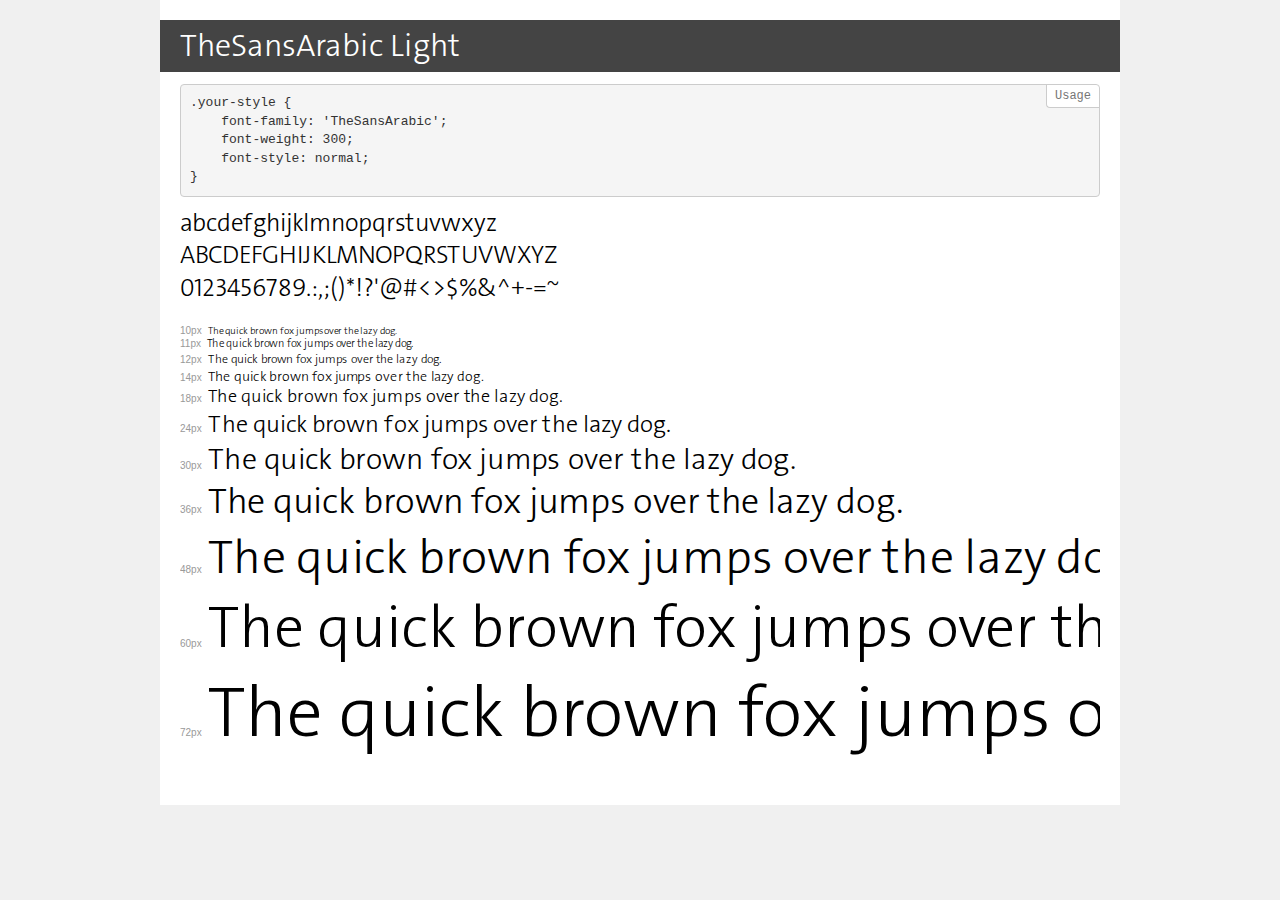
<file: thesans/demo.html>
<!DOCTYPE html>
<html lang="en">
<head>
    <meta charset="utf-8">
    <meta http-equiv="X-UA-Compatible" content="IE=edge">
    <meta name="viewport" content="width=device-width, initial-scale=1">
    <meta name="robots" content="noindex, noarchive">
    <meta name="format-detection" content="telephone=no">
    <title>Transfonter demo</title>
    <link href="stylesheet.css" rel="stylesheet">
    <style>
        /*
        http://meyerweb.com/eric/tools/css/reset/
        v2.0 | 20110126
        License: none (public domain)
        */
        html, body, div, span, applet, object, iframe,
        h1, h2, h3, h4, h5, h6, p, blockquote, pre,
        a, abbr, acronym, address, big, cite, code,
        del, dfn, em, img, ins, kbd, q, s, samp,
        small, strike, strong, sub, sup, tt, var,
        b, u, i, center,
        dl, dt, dd, ol, ul, li,
        fieldset, form, label, legend,
        table, caption, tbody, tfoot, thead, tr, th, td,
        article, aside, canvas, details, embed,
        figure, figcaption, footer, header, hgroup,
        menu, nav, output, ruby, section, summary,
        time, mark, audio, video {
            margin: 0;
            padding: 0;
            border: 0;
            font-size: 100%;
            font: inherit;
            vertical-align: baseline;
        }
        /* HTML5 display-role reset for older browsers */
        article, aside, details, figcaption, figure,
        footer, header, hgroup, menu, nav, section {
            display: block;
        }
        body {
            line-height: 1;
        }
        ol, ul {
            list-style: none;
        }
        blockquote, q {
            quotes: none;
        }
        blockquote:before, blockquote:after,
        q:before, q:after {
            content: '';
            content: none;
        }
        table {
            border-collapse: collapse;
            border-spacing: 0;
        }
        /* demo styles */
        body {
            background: #f0f0f0;
            color: #000;
        }
        .page {
            background: #fff;
            width: 920px;
            margin: 0 auto;
            padding: 20px 20px 0 20px;
            overflow: hidden;
        }
        .font-container {
            overflow-x: auto;
            overflow-y: hidden;
            margin-bottom: 40px;
            line-height: 1.3;
            white-space: nowrap;
            padding-bottom: 5px;
        }
        h1 {
            position: relative;
            background: #444;
            font-size: 32px;
            color: #fff;
            padding: 10px 20px;
            margin: 0 -20px 12px -20px;
        }
        .letters {
            font-size: 25px;
            margin-bottom: 20px;
        }
        .s10:before {
            content: '10px';
        }
        .s11:before {
            content: '11px';
        }
        .s12:before {
            content: '12px';
        }
        .s14:before {
            content: '14px';
        }
        .s18:before {
            content: '18px';
        }
        .s24:before {
            content: '24px';
        }
        .s30:before {
            content: '30px';
        }
        .s36:before {
            content: '36px';
        }
        .s48:before {
            content: '48px';
        }
        .s60:before {
            content: '60px';
        }
        .s72:before {
            content: '72px';
        }
        .s10:before, .s11:before, .s12:before, .s14:before,
        .s18:before, .s24:before, .s30:before, .s36:before,
        .s48:before, .s60:before, .s72:before {
            font-family: Arial, sans-serif;
            font-size: 10px;
            font-weight: normal;
            font-style: normal;
            color: #999;
            padding-right: 6px;
        }
        pre {
            display: block;
            position: relative;
            padding: 9px;
            margin: 0 0 10px;
            font-family: Monaco, Menlo, Consolas, "Courier New", monospace;
            font-size: 13px;
            line-height: 1.428571429;
            color: #333;
            font-weight: normal;
            font-style: normal;
            background-color: #f5f5f5;
            border: 1px solid #ccc;
            overflow-x: auto;
            border-radius: 4px;
        }
        pre:after {
            display: block;
            position: absolute;
            right: 0;
            top: 0;
            content: 'Usage';
            line-height: 1;
            padding: 5px 8px;
            font-size: 12px;
            color: #767676;
            background-color: #fff;
            border: 1px solid #ccc;
            border-right: none;
            border-top: none;
            border-radius: 0 4px 0 4px;
            z-index: 10;
        }
        /* responsive */
        @media (max-width: 959px) {
            .page {
                width: auto;
                margin: 0;
            }
        }
    </style>
</head>
<body>
<div class="page">
    <div class="demo">
        <h1 style="font-family: 'TheSansArabic'; font-weight: 300; font-style: normal;">TheSansArabic Light</h1>
        <pre>.your-style {
    font-family: 'TheSansArabic';
    font-weight: 300;
    font-style: normal;
}</pre>
        <div class="font-container" style="font-family: 'TheSansArabic'; font-weight: 300; font-style: normal;">
            <p class="letters">
                abcdefghijklmnopqrstuvwxyz<br>
ABCDEFGHIJKLMNOPQRSTUVWXYZ<br>
                0123456789.:,;()*!?'@#<>$%&^+-=~
            </p>
            <p class="s10" style="font-size: 10px;">The quick brown fox jumps over the lazy dog.</p>
            <p class="s11" style="font-size: 11px;">The quick brown fox jumps over the lazy dog.</p>
            <p class="s12" style="font-size: 12px;">The quick brown fox jumps over the lazy dog.</p>
            <p class="s14" style="font-size: 14px;">The quick brown fox jumps over the lazy dog.</p>
            <p class="s18" style="font-size: 18px;">The quick brown fox jumps over the lazy dog.</p>
            <p class="s24" style="font-size: 24px;">The quick brown fox jumps over the lazy dog.</p>
            <p class="s30" style="font-size: 30px;">The quick brown fox jumps over the lazy dog.</p>
            <p class="s36" style="font-size: 36px;">The quick brown fox jumps over the lazy dog.</p>
            <p class="s48" style="font-size: 48px;">The quick brown fox jumps over the lazy dog.</p>
            <p class="s60" style="font-size: 60px;">The quick brown fox jumps over the lazy dog.</p>
            <p class="s72" style="font-size: 72px;">The quick brown fox jumps over the lazy dog.</p>
        </div>
    </div>
</div>
</body>
</html>
</file>
<file: gotham woff/stylesheet.css>
@font-face {
    font-family: 'Gotham';
    src: url('Gotham-BlackItalic.eot');
    src: url('Gotham-BlackItalic.eot?#iefix') format('embedded-opentype'),
        url('Gotham-BlackItalic.woff2') format('woff2'),
        url('Gotham-BlackItalic.woff') format('woff'),
        url('Gotham-BlackItalic.ttf') format('truetype'),
        url('Gotham-BlackItalic.svg#Gotham-BlackItalic') format('svg');
    font-weight: 900;
    font-style: italic;
    font-display: swap;
}

@font-face {
    font-family: 'Gotham Book';
    src: url('Gotham-Book.eot');
    src: url('Gotham-Book.eot?#iefix') format('embedded-opentype'),
        url('Gotham-Book.woff2') format('woff2'),
        url('Gotham-Book.woff') format('woff'),
        url('Gotham-Book.ttf') format('truetype'),
        url('Gotham-Book.svg#Gotham-Book') format('svg');
    font-weight: normal;
    font-style: normal;
    font-display: swap;
}

@font-face {
    font-family: 'Gotham';
    src: url('Gotham-Black.eot');
    src: url('Gotham-Black.eot?#iefix') format('embedded-opentype'),
        url('Gotham-Black.woff2') format('woff2'),
        url('Gotham-Black.woff') format('woff'),
        url('Gotham-Black.ttf') format('truetype'),
        url('Gotham-Black.svg#Gotham-Black') format('svg');
    font-weight: 900;
    font-style: normal;
    font-display: swap;
}

@font-face {
    font-family: 'Gotham Extra';
    src: url('Gotham-ExtraLight.eot');
    src: url('Gotham-ExtraLight.eot?#iefix') format('embedded-opentype'),
        url('Gotham-ExtraLight.woff2') format('woff2'),
        url('Gotham-ExtraLight.woff') format('woff'),
        url('Gotham-ExtraLight.ttf') format('truetype'),
        url('Gotham-ExtraLight.svg#Gotham-ExtraLight') format('svg');
    font-weight: 200;
    font-style: normal;
    font-display: swap;
}

@font-face {
    font-family: 'Gotham';
    src: url('Gotham-Thin.eot');
    src: url('Gotham-Thin.eot?#iefix') format('embedded-opentype'),
        url('Gotham-Thin.woff2') format('woff2'),
        url('Gotham-Thin.woff') format('woff'),
        url('Gotham-Thin.ttf') format('truetype'),
        url('Gotham-Thin.svg#Gotham-Thin') format('svg');
    font-weight: 100;
    font-style: normal;
    font-display: swap;
}

@font-face {
    font-family: 'Gotham Ultra';
    src: url('Gotham-Ultra.eot');
    src: url('Gotham-Ultra.eot?#iefix') format('embedded-opentype'),
        url('Gotham-Ultra.woff2') format('woff2'),
        url('Gotham-Ultra.woff') format('woff'),
        url('Gotham-Ultra.ttf') format('truetype'),
        url('Gotham-Ultra.svg#Gotham-Ultra') format('svg');
    font-weight: normal;
    font-style: normal;
    font-display: swap;
}

@font-face {
    font-family: 'Gotham';
    src: url('Gotham-Bold.eot');
    src: url('Gotham-Bold.eot?#iefix') format('embedded-opentype'),
        url('Gotham-Bold.woff2') format('woff2'),
        url('Gotham-Bold.woff') format('woff'),
        url('Gotham-Bold.ttf') format('truetype'),
        url('Gotham-Bold.svg#Gotham-Bold') format('svg');
    font-weight: bold;
    font-style: normal;
    font-display: swap;
}

@font-face {
    font-family: 'Gotham';
    src: url('Gotham-Light.eot');
    src: url('Gotham-Light.eot?#iefix') format('embedded-opentype'),
        url('Gotham-Light.woff2') format('woff2'),
        url('Gotham-Light.woff') format('woff'),
        url('Gotham-Light.ttf') format('truetype'),
        url('Gotham-Light.svg#Gotham-Light') format('svg');
    font-weight: 300;
    font-style: normal;
    font-display: swap;
}

@font-face {
    font-family: 'Gotham';
    src: url('Gotham-Medium.eot');
    src: url('Gotham-Medium.eot?#iefix') format('embedded-opentype'),
        url('Gotham-Medium.woff2') format('woff2'),
        url('Gotham-Medium.woff') format('woff'),
        url('Gotham-Medium.ttf') format('truetype'),
        url('Gotham-Medium.svg#Gotham-Medium') format('svg');
    font-weight: 500;
    font-style: normal;
    font-display: swap;
}

@font-face {
    font-family: 'Gotham';
    src: url('Gotham-ThinItalic.eot');
    src: url('Gotham-ThinItalic.eot?#iefix') format('embedded-opentype'),
        url('Gotham-ThinItalic.woff2') format('woff2'),
        url('Gotham-ThinItalic.woff') format('woff'),
        url('Gotham-ThinItalic.ttf') format('truetype'),
        url('Gotham-ThinItalic.svg#Gotham-ThinItalic') format('svg');
    font-weight: 100;
    font-style: italic;
    font-display: swap;
}

@font-face {
    font-family: 'Gotham';
    src: url('Gotham-BoldItalic.eot');
    src: url('Gotham-BoldItalic.eot?#iefix') format('embedded-opentype'),
        url('Gotham-BoldItalic.woff2') format('woff2'),
        url('Gotham-BoldItalic.woff') format('woff'),
        url('Gotham-BoldItalic.ttf') format('truetype'),
        url('Gotham-BoldItalic.svg#Gotham-BoldItalic') format('svg');
    font-weight: bold;
    font-style: italic;
    font-display: swap;
}

@font-face {
    font-family: 'Gotham';
    src: url('Gotham-MediumItalic.eot');
    src: url('Gotham-MediumItalic.eot?#iefix') format('embedded-opentype'),
        url('Gotham-MediumItalic.woff2') format('woff2'),
        url('Gotham-MediumItalic.woff') format('woff'),
        url('Gotham-MediumItalic.ttf') format('truetype'),
        url('Gotham-MediumItalic.svg#Gotham-MediumItalic') format('svg');
    font-weight: 500;
    font-style: italic;
    font-display: swap;
}

@font-face {
    font-family: 'Gotham';
    src: url('Gotham-LightItalic.eot');
    src: url('Gotham-LightItalic.eot?#iefix') format('embedded-opentype'),
        url('Gotham-LightItalic.woff2') format('woff2'),
        url('Gotham-LightItalic.woff') format('woff'),
        url('Gotham-LightItalic.ttf') format('truetype'),
        url('Gotham-LightItalic.svg#Gotham-LightItalic') format('svg');
    font-weight: 300;
    font-style: italic;
    font-display: swap;
}

@font-face {
    font-family: 'Gotham Book';
    src: url('Gotham-BookItalic.eot');
    src: url('Gotham-BookItalic.eot?#iefix') format('embedded-opentype'),
        url('Gotham-BookItalic.woff2') format('woff2'),
        url('Gotham-BookItalic.woff') format('woff'),
        url('Gotham-BookItalic.ttf') format('truetype'),
        url('Gotham-BookItalic.svg#Gotham-BookItalic') format('svg');
    font-weight: normal;
    font-style: italic;
    font-display: swap;
}

@font-face {
    font-family: 'Gotham Extra';
    src: url('Gotham-ExtraLightItalic.eot');
    src: url('Gotham-ExtraLightItalic.eot?#iefix') format('embedded-opentype'),
        url('Gotham-ExtraLightItalic.woff2') format('woff2'),
        url('Gotham-ExtraLightItalic.woff') format('woff'),
        url('Gotham-ExtraLightItalic.ttf') format('truetype'),
        url('Gotham-ExtraLightItalic.svg#Gotham-ExtraLightItalic') format('svg');
    font-weight: 200;
    font-style: italic;
    font-display: swap;
}

@font-face {
    font-family: 'Gotham Ultra';
    src: url('Gotham-UltraItalic.eot');
    src: url('Gotham-UltraItalic.eot?#iefix') format('embedded-opentype'),
        url('Gotham-UltraItalic.woff2') format('woff2'),
        url('Gotham-UltraItalic.woff') format('woff'),
        url('Gotham-UltraItalic.ttf') format('truetype'),
        url('Gotham-UltraItalic.svg#Gotham-UltraItalic') format('svg');
    font-weight: normal;
    font-style: italic;
    font-display: swap;
}
</file>
<file: thesans/stylesheet.css>
@font-face {
    font-family: 'TheSansArabic';
    src: url('TheSansArabic-Light.eot');
    src: url('TheSansArabic-Light.eot?#iefix') format('embedded-opentype'),
        url('TheSansArabic-Light.woff2') format('woff2'),
        url('TheSansArabic-Light.woff') format('woff'),
        url('TheSansArabic-Light.ttf') format('truetype'),
        url('TheSansArabic-Light.svg#TheSansArabic-Light') format('svg');
    font-weight: 300;
    font-style: normal;
    font-display: swap;
}
</file>
